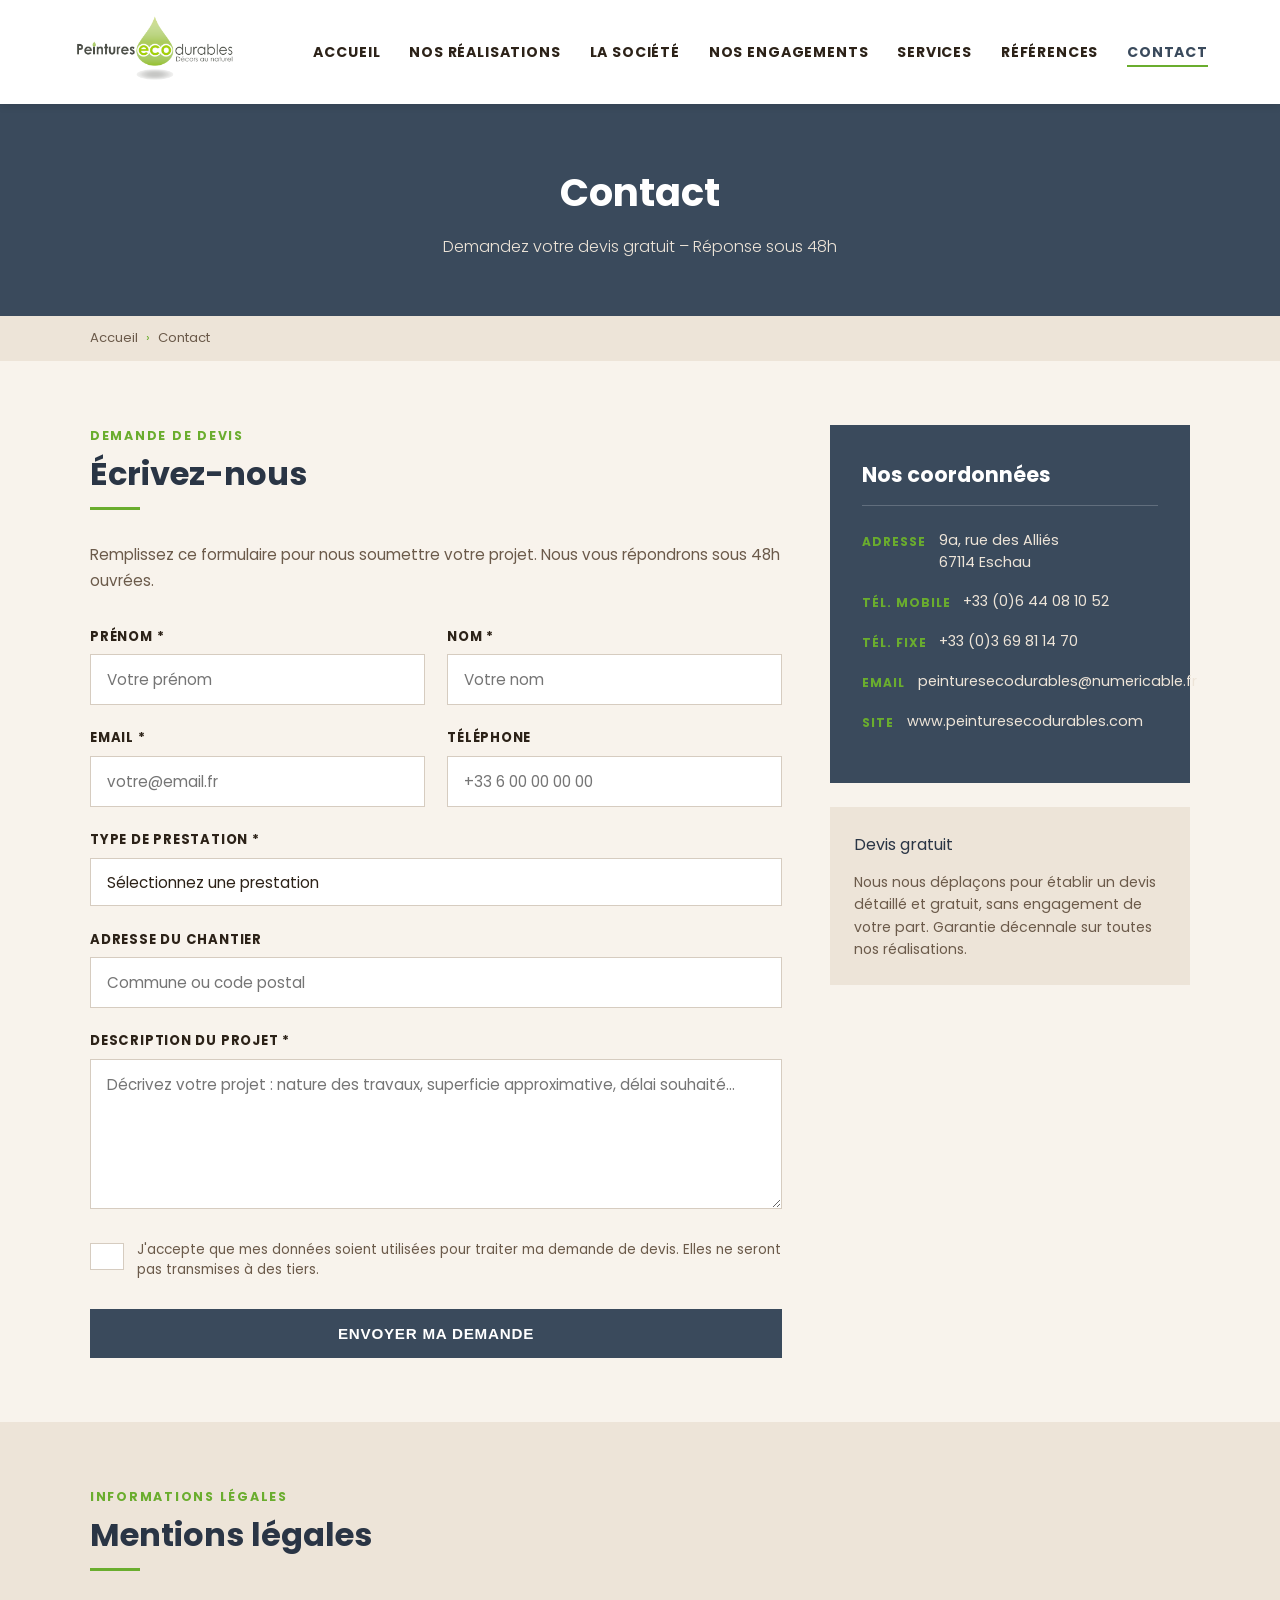
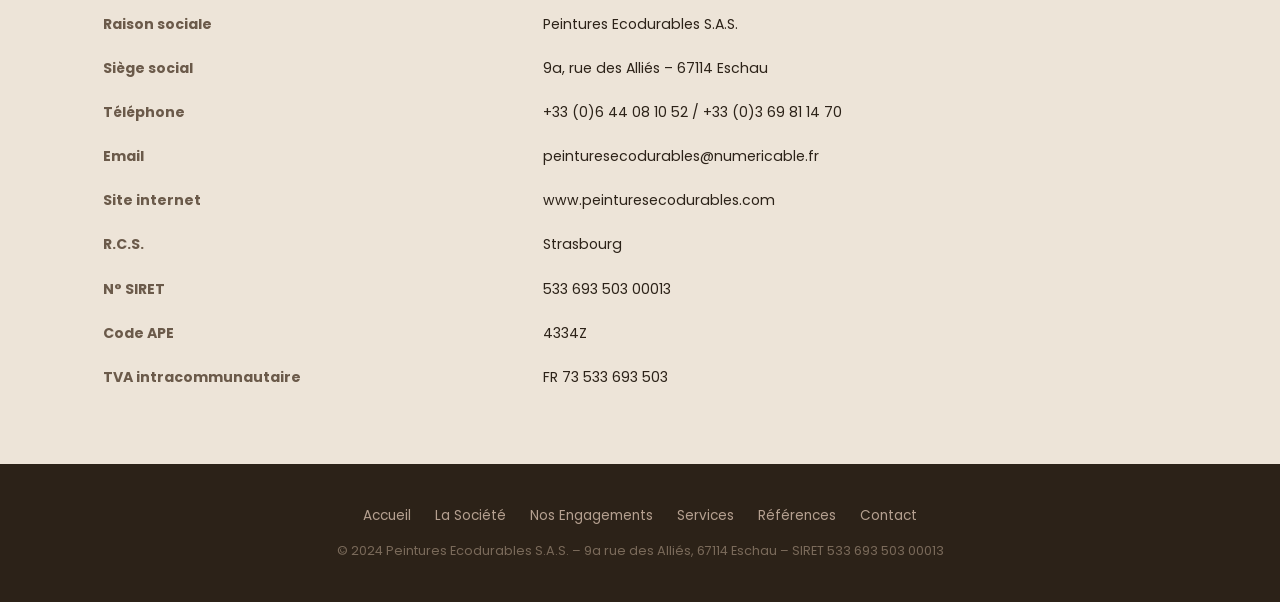
<file: contact.html>
<!DOCTYPE html>
<html lang="fr">
<head>
  <meta charset="UTF-8" />
  <meta name="viewport" content="width=device-width, initial-scale=1.0" />
  <title>Contact – Peintures Ecodurables</title>
  <meta name="description" content="Contactez Peintures Ecodurables pour un devis gratuit. Artisan peintre à Eschau (67), spécialisé en techniques naturelles et restauration de monuments historiques." />
  <link rel="stylesheet" href="style.css" />
</head>
<body>

  <header>
    <div class="header-inner">
      <a class="logo" href="index.html">
        <img src="images/1.%20Accueil/1_Logo%20PED.png" alt="Peintures Ecodurables" />
      </a>
      <button class="menu-toggle" aria-label="Menu" onclick="toggleMenu()">
        <span></span><span></span><span></span>
      </button>
      <nav id="main-nav">
        <ul>
          <li><a href="index.html">Accueil</a></li>
          <li><a href="realisations.html">Nos Réalisations</a></li>
          <li><a href="la-societe.html">La Société</a></li>
          <li><a href="nos-engagements.html">Nos Engagements</a></li>
          <li><a href="services.html">Services</a></li>
          <li><a href="references.html">Références</a></li>
          <li><a href="contact.html" class="active">Contact</a></li>
        </ul>
      </nav>
    </div>
  </header>

  <div class="page-header">
    <h1>Contact</h1>
    <p>Demandez votre devis gratuit – Réponse sous 48h</p>
  </div>

  <div class="breadcrumb">
    <div class="container">
      <a href="index.html">Accueil</a>
      <span class="sep">›</span>
      <span>Contact</span>
    </div>
  </div>

  <!-- FORMULAIRE + COORDONNÉES -->
  <section>
    <div class="container">
      <div class="contact-layout">

        <!-- FORMULAIRE -->
        <div>
          <p class="section-tag">Demande de devis</p>
          <h2 class="section-title">Écrivez-nous</h2>
          <div class="divider"></div>
          <p style="color: var(--color-text-light); margin-bottom: 2rem; font-size: 0.95rem;">
            Remplissez ce formulaire pour nous soumettre votre projet. Nous vous répondrons sous 48h ouvrées.
          </p>

          <!--
            FORMSPREE : Pour activer l'envoi de mails, créez un compte gratuit sur https://formspree.io
            puis remplacez "YOUR_FORM_ID" par l'identifiant de votre formulaire.
            L'email de réception est configuré dans votre dashboard Formspree.
          -->
          <form action="https://formspree.io/f/YOUR_FORM_ID" method="POST" id="contact-form">
            <input type="hidden" name="_replyto" value="arthureschlimann30@gmail.com" />
            <input type="hidden" name="_subject" value="Nouvelle demande de contact – Peintures Ecodurables" />
            <input type="text" name="_gotcha" style="display:none" tabindex="-1" autocomplete="off" />

            <div class="form-row">
              <div class="form-group">
                <label for="prenom">Prénom *</label>
                <input type="text" id="prenom" name="prenom" required placeholder="Votre prénom" />
              </div>
              <div class="form-group">
                <label for="nom">Nom *</label>
                <input type="text" id="nom" name="nom" required placeholder="Votre nom" />
              </div>
            </div>

            <div class="form-row">
              <div class="form-group">
                <label for="email">Email *</label>
                <input type="email" id="email" name="email" required placeholder="votre@email.fr" />
              </div>
              <div class="form-group">
                <label for="telephone">Téléphone</label>
                <input type="tel" id="telephone" name="telephone" placeholder="+33 6 00 00 00 00" />
              </div>
            </div>

            <div class="form-group">
              <label for="sujet">Type de prestation *</label>
              <select id="sujet" name="sujet" required>
                <option value="" disabled selected>Sélectionnez une prestation</option>
                <option value="interieur">Peinture intérieure</option>
                <option value="decoration">Décoration (tadelakt, stucs, dorures…)</option>
                <option value="exterieur">Travaux extérieurs / Ravalement</option>
                <option value="restauration">Restauration de monument historique</option>
                <option value="autre">Autre / Non défini</option>
              </select>
            </div>

            <div class="form-group">
              <label for="adresse">Adresse du chantier</label>
              <input type="text" id="adresse" name="adresse" placeholder="Commune ou code postal" />
            </div>

            <div class="form-group">
              <label for="message">Description du projet *</label>
              <textarea id="message" name="message" required placeholder="Décrivez votre projet : nature des travaux, superficie approximative, délai souhaité…"></textarea>
            </div>

            <div class="form-group" style="display: flex; align-items: flex-start; gap: 0.8rem;">
              <input type="checkbox" id="rgpd" name="rgpd" required style="width: auto; margin-top: 3px;" />
              <label for="rgpd" style="text-transform: none; letter-spacing: 0; font-weight: 400; font-size: 0.85rem; color: var(--color-text-light); line-height: 1.5;">
                J'accepte que mes données soient utilisées pour traiter ma demande de devis.
                Elles ne seront pas transmises à des tiers.
              </label>
            </div>

            <button type="submit" class="btn btn-primary" style="width: 100%; padding: 1rem; font-size: 0.95rem;">
              Envoyer ma demande
            </button>

            <div id="form-success" style="display:none; margin-top: 1rem; padding: 1rem; background-color: #e8f5e9; border-left: 4px solid var(--color-primary); color: var(--color-primary-dark); font-size: 0.95rem;">
              ✓ Votre message a bien été envoyé. Nous vous répondrons sous 48h.
            </div>
          </form>
        </div>

        <!-- COORDONNÉES -->
        <div>
          <div class="contact-info-box">
            <h3>Nos coordonnées</h3>

            <div class="info-item">
              <span class="info-label">Adresse</span>
              <span class="info-value">9a, rue des Alliés<br />67114 Eschau</span>
            </div>

            <div class="info-item">
              <span class="info-label">Tél. mobile</span>
              <span class="info-value"><a href="tel:+33644081052">+33 (0)6 44 08 10 52</a></span>
            </div>

            <div class="info-item">
              <span class="info-label">Tél. fixe</span>
              <span class="info-value"><a href="tel:+33369811470">+33 (0)3 69 81 14 70</a></span>
            </div>

            <div class="info-item">
              <span class="info-label">Email</span>
              <span class="info-value"><a href="mailto:peinturesecodurables@numericable.fr">peinturesecodurables@numericable.fr</a></span>
            </div>

            <div class="info-item">
              <span class="info-label">Site</span>
              <span class="info-value"><a href="http://www.peinturesecodurables.com" target="_blank" rel="noopener">www.peinturesecodurables.com</a></span>
            </div>
          </div>

          <div style="margin-top: 1.5rem; background-color: var(--color-bg-dark); padding: 1.5rem;">
            <p style="font-family: var(--font-heading); font-size: 1rem; color: var(--color-primary-dark); margin-bottom: 0.8rem;">
              Devis gratuit
            </p>
            <p style="font-size: 0.88rem; color: var(--color-text-light); line-height: 1.6;">
              Nous nous déplaçons pour établir un devis détaillé et gratuit,
              sans engagement de votre part. Garantie décennale sur toutes nos réalisations.
            </p>
          </div>
        </div>

      </div>
    </div>
  </section>

  <!-- MENTIONS LÉGALES -->
  <section class="bg-alt" id="mentions-legales">
    <div class="container">
      <p class="section-tag">Informations légales</p>
      <h2 class="section-title">Mentions légales</h2>
      <div class="divider"></div>
      <table class="legal-table">
        <tr>
          <td>Raison sociale</td>
          <td>Peintures Ecodurables S.A.S.</td>
        </tr>
        <tr>
          <td>Siège social</td>
          <td>9a, rue des Alliés – 67114 Eschau</td>
        </tr>
        <tr>
          <td>Téléphone</td>
          <td>+33 (0)6 44 08 10 52 / +33 (0)3 69 81 14 70</td>
        </tr>
        <tr>
          <td>Email</td>
          <td>peinturesecodurables@numericable.fr</td>
        </tr>
        <tr>
          <td>Site internet</td>
          <td>www.peinturesecodurables.com</td>
        </tr>
        <tr>
          <td>R.C.S.</td>
          <td>Strasbourg</td>
        </tr>
        <tr>
          <td>N° SIRET</td>
          <td>533 693 503 00013</td>
        </tr>
        <tr>
          <td>Code APE</td>
          <td>4334Z</td>
        </tr>
        <tr>
          <td>TVA intracommunautaire</td>
          <td>FR 73 533 693 503</td>
        </tr>
      </table>
    </div>
  </section>

  <footer>
    <div class="footer-inner">
      <div class="footer-links">
        <a href="index.html">Accueil</a>
        <a href="la-societe.html">La Société</a>
        <a href="nos-engagements.html">Nos Engagements</a>
        <a href="services.html">Services</a>
        <a href="references.html">Références</a>
        <a href="contact.html">Contact</a>
      </div>
      <p class="footer-copy">© 2024 Peintures Ecodurables S.A.S. – 9a rue des Alliés, 67114 Eschau – SIRET 533 693 503 00013</p>
    </div>
  </footer>

  <script>
    function toggleMenu() {
      document.getElementById('main-nav').classList.toggle('open');
    }
  </script>
</body>
</html>
</file>
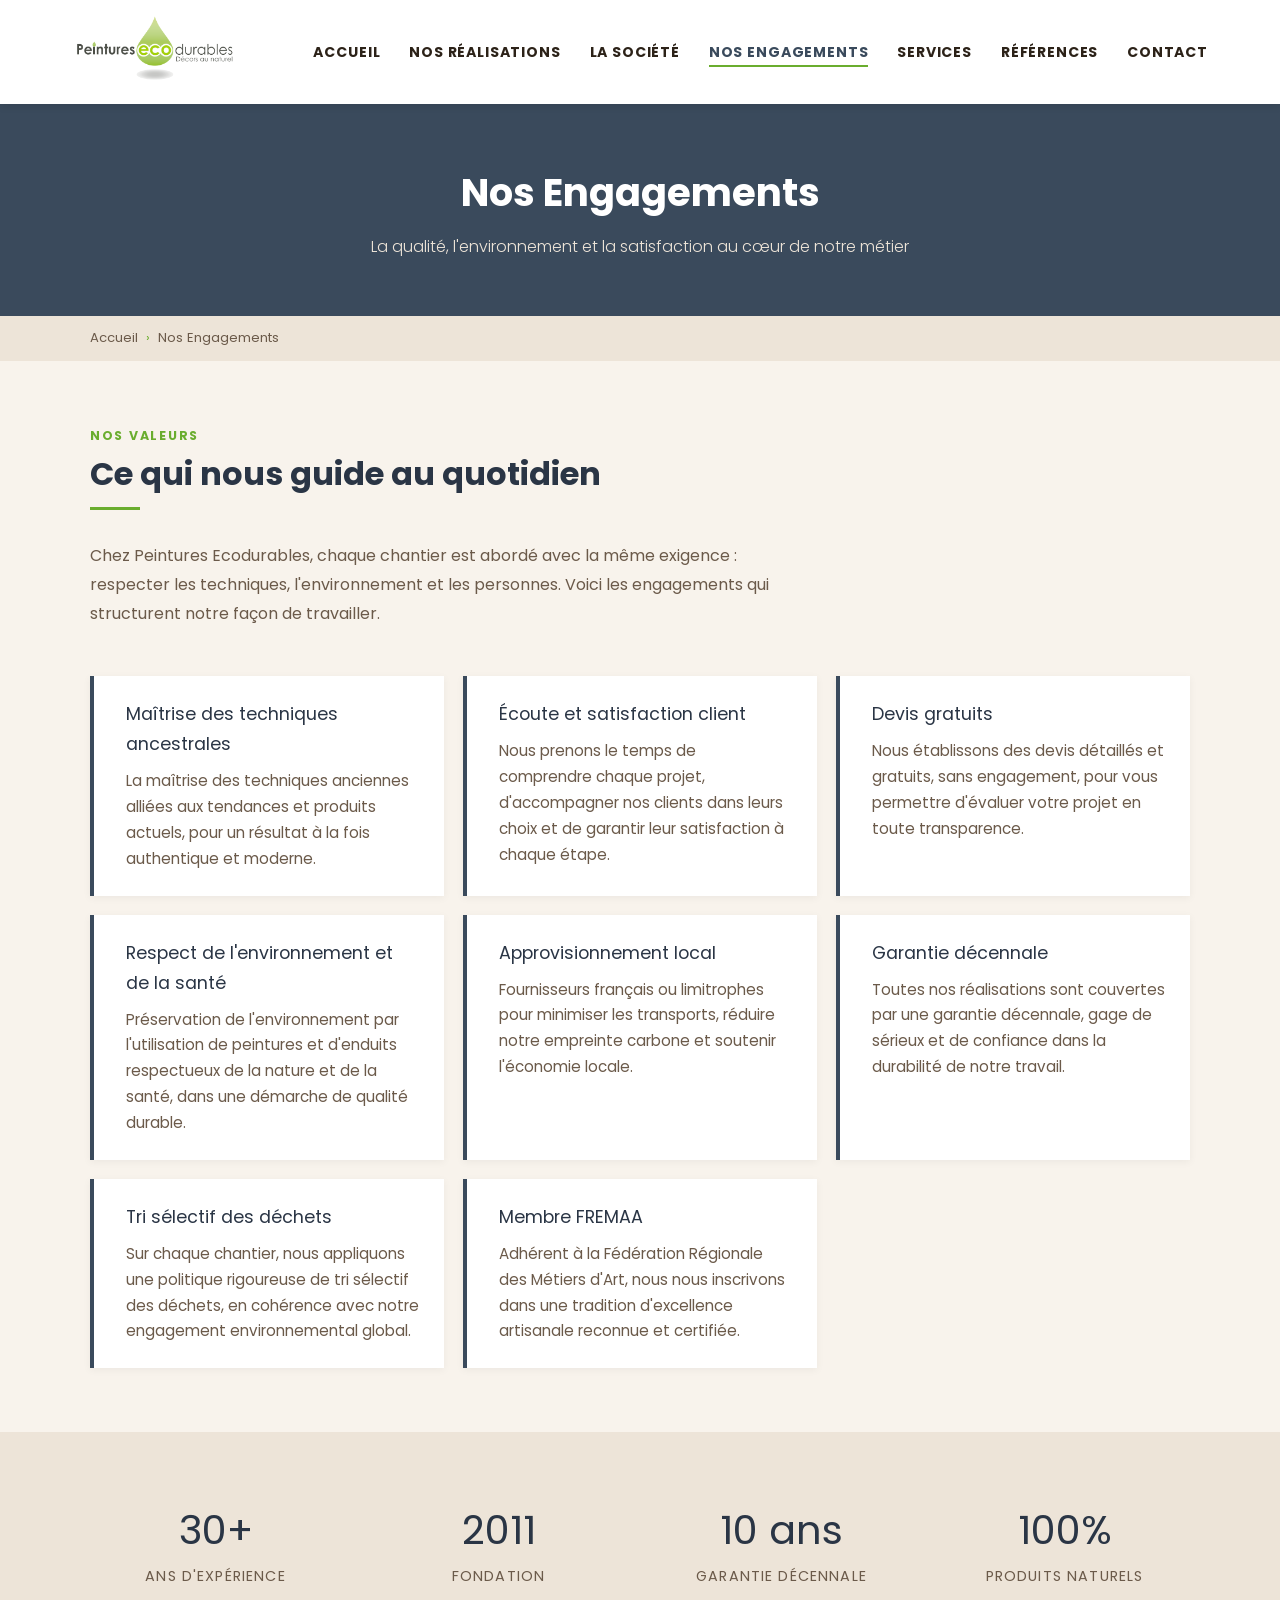
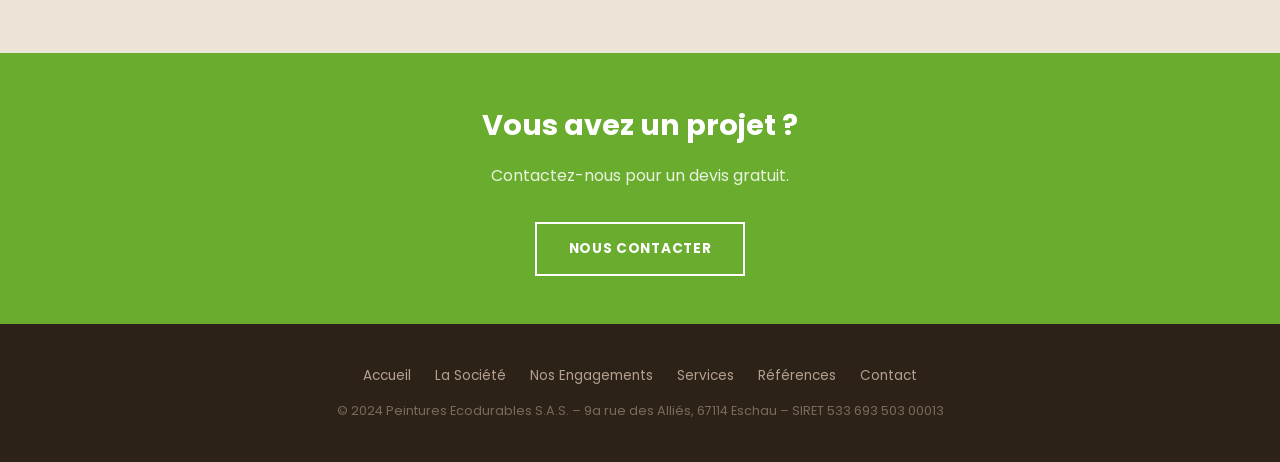
<file: nos-engagements.html>
<!DOCTYPE html>
<html lang="fr">
<head>
  <meta charset="UTF-8" />
  <meta name="viewport" content="width=device-width, initial-scale=1.0" />
  <title>Nos Engagements – Peintures Ecodurables</title>
  <meta name="description" content="Découvrez les engagements de Peintures Ecodurables : qualité, environnement, garantie décennale, devis gratuits, fournisseurs français." />
  <link rel="stylesheet" href="style.css" />
</head>
<body>

  <header>
    <div class="header-inner">
      <a class="logo" href="index.html">
        <img src="images/1.%20Accueil/1_Logo%20PED.png" alt="Peintures Ecodurables" />
      </a>
      <button class="menu-toggle" aria-label="Menu" onclick="toggleMenu()">
        <span></span><span></span><span></span>
      </button>
      <nav id="main-nav">
        <ul>
          <li><a href="index.html">Accueil</a></li>
          <li><a href="realisations.html">Nos Réalisations</a></li>
          <li><a href="la-societe.html">La Société</a></li>
          <li><a href="nos-engagements.html" class="active">Nos Engagements</a></li>
          <li><a href="services.html">Services</a></li>
          <li><a href="references.html">Références</a></li>
          <li><a href="contact.html">Contact</a></li>
        </ul>
      </nav>
    </div>
  </header>

  <div class="page-header">
    <h1>Nos Engagements</h1>
    <p>La qualité, l'environnement et la satisfaction au cœur de notre métier</p>
  </div>

  <div class="breadcrumb">
    <div class="container">
      <a href="index.html">Accueil</a>
      <span class="sep">›</span>
      <span>Nos Engagements</span>
    </div>
  </div>

  <section>
    <div class="container">
      <p class="section-tag">Nos valeurs</p>
      <h2 class="section-title">Ce qui nous guide au quotidien</h2>
      <div class="divider"></div>
      <p style="color: var(--color-text-light); max-width: 700px; margin-bottom: 3rem; line-height: 1.8;">
        Chez Peintures Ecodurables, chaque chantier est abordé avec la même exigence : respecter les techniques,
        l'environnement et les personnes. Voici les engagements qui structurent notre façon de travailler.
      </p>

      <div class="engagements-grid">

        <div class="engagement-item">
          <p style="font-family: var(--font-heading); font-size: 1.1rem; color: var(--color-primary-dark); margin-bottom: 0.5rem;">
            Maîtrise des techniques ancestrales
          </p>
          <p>La maîtrise des techniques anciennes alliées aux tendances et produits actuels, pour un résultat à la fois authentique et moderne.</p>
        </div>

        <div class="engagement-item">
          <p style="font-family: var(--font-heading); font-size: 1.1rem; color: var(--color-primary-dark); margin-bottom: 0.5rem;">
            Écoute et satisfaction client
          </p>
          <p>Nous prenons le temps de comprendre chaque projet, d'accompagner nos clients dans leurs choix et de garantir leur satisfaction à chaque étape.</p>
        </div>

        <div class="engagement-item">
          <p style="font-family: var(--font-heading); font-size: 1.1rem; color: var(--color-primary-dark); margin-bottom: 0.5rem;">
            Devis gratuits
          </p>
          <p>Nous établissons des devis détaillés et gratuits, sans engagement, pour vous permettre d'évaluer votre projet en toute transparence.</p>
        </div>

        <div class="engagement-item">
          <p style="font-family: var(--font-heading); font-size: 1.1rem; color: var(--color-primary-dark); margin-bottom: 0.5rem;">
            Respect de l'environnement et de la santé
          </p>
          <p>Préservation de l'environnement par l'utilisation de peintures et d'enduits respectueux de la nature et de la santé, dans une démarche de qualité durable.</p>
        </div>

        <div class="engagement-item">
          <p style="font-family: var(--font-heading); font-size: 1.1rem; color: var(--color-primary-dark); margin-bottom: 0.5rem;">
            Approvisionnement local
          </p>
          <p>Fournisseurs français ou limitrophes pour minimiser les transports, réduire notre empreinte carbone et soutenir l'économie locale.</p>
        </div>

        <div class="engagement-item">
          <p style="font-family: var(--font-heading); font-size: 1.1rem; color: var(--color-primary-dark); margin-bottom: 0.5rem;">
            Garantie décennale
          </p>
          <p>Toutes nos réalisations sont couvertes par une garantie décennale, gage de sérieux et de confiance dans la durabilité de notre travail.</p>
        </div>

        <div class="engagement-item">
          <p style="font-family: var(--font-heading); font-size: 1.1rem; color: var(--color-primary-dark); margin-bottom: 0.5rem;">
            Tri sélectif des déchets
          </p>
          <p>Sur chaque chantier, nous appliquons une politique rigoureuse de tri sélectif des déchets, en cohérence avec notre engagement environnemental global.</p>
        </div>

        <div class="engagement-item">
          <p style="font-family: var(--font-heading); font-size: 1.1rem; color: var(--color-primary-dark); margin-bottom: 0.5rem;">
            Membre FREMAA
          </p>
          <p>Adhérent à la Fédération Régionale des Métiers d'Art, nous nous inscrivons dans une tradition d'excellence artisanale reconnue et certifiée.</p>
        </div>

      </div>
    </div>
  </section>

  <!-- BANNIÈRE GARANTIE -->
  <section class="bg-alt">
    <div class="container" style="display: grid; grid-template-columns: repeat(auto-fit, minmax(200px, 1fr)); gap: 2rem; text-align: center;">
      <div>
        <div style="font-family: var(--font-heading); font-size: 2.5rem; color: var(--color-primary-dark);">30+</div>
        <div style="color: var(--color-text-light); font-size: 0.9rem; text-transform: uppercase; letter-spacing: 0.08em;">Ans d'expérience</div>
      </div>
      <div>
        <div style="font-family: var(--font-heading); font-size: 2.5rem; color: var(--color-primary-dark);">2011</div>
        <div style="color: var(--color-text-light); font-size: 0.9rem; text-transform: uppercase; letter-spacing: 0.08em;">Fondation</div>
      </div>
      <div>
        <div style="font-family: var(--font-heading); font-size: 2.5rem; color: var(--color-primary-dark);">10 ans</div>
        <div style="color: var(--color-text-light); font-size: 0.9rem; text-transform: uppercase; letter-spacing: 0.08em;">Garantie décennale</div>
      </div>
      <div>
        <div style="font-family: var(--font-heading); font-size: 2.5rem; color: var(--color-primary-dark);">100%</div>
        <div style="color: var(--color-text-light); font-size: 0.9rem; text-transform: uppercase; letter-spacing: 0.08em;">Produits naturels</div>
      </div>
    </div>
  </section>

  <!-- CTA -->
  <section style="background-color: var(--color-secondary); padding: 3rem 2rem; text-align: center;">
    <h2 style="font-family: var(--font-heading); font-size: 1.8rem; color: var(--color-white); margin-bottom: 0.8rem;">
      Vous avez un projet ?
    </h2>
    <p style="color: rgba(255,255,255,0.85); margin-bottom: 2rem;">
      Contactez-nous pour un devis gratuit.
    </p>
    <a href="contact.html" class="btn btn-outline">Nous contacter</a>
  </section>

  <footer>
    <div class="footer-inner">
      <div class="footer-links">
        <a href="index.html">Accueil</a>
        <a href="la-societe.html">La Société</a>
        <a href="nos-engagements.html">Nos Engagements</a>
        <a href="services.html">Services</a>
        <a href="references.html">Références</a>
        <a href="contact.html">Contact</a>
      </div>
      <p class="footer-copy">© 2024 Peintures Ecodurables S.A.S. – 9a rue des Alliés, 67114 Eschau – SIRET 533 693 503 00013</p>
    </div>
  </footer>

  <script>
    function toggleMenu() {
      document.getElementById('main-nav').classList.toggle('open');
    }
  </script>
</body>
</html>
</file>
<file: style.css>
@import url('https://fonts.googleapis.com/css2?family=Poppins:wght@300;400;500;600;700&display=swap');

:root {
  --color-primary: #3a4a5c;
  --color-primary-dark: #2a3545;
  --color-accent-bg: #3a4a5c;
  --color-secondary: #6aad2e;
  --color-bg: #f8f3ec;
  --color-bg-dark: #ede4d8;
  --color-text: #2c2218;
  --color-text-light: #6b5a4a;
  --color-white: #ffffff;
  --font-heading: 'Poppins', sans-serif;
  --font-body: 'Poppins', sans-serif;
}

* { margin: 0; padding: 0; box-sizing: border-box; }

body {
  font-family: var(--font-body);
  background-color: var(--color-bg);
  color: var(--color-text);
  line-height: 1.7;
}

/* ── HEADER ── */
header {
  background-color: var(--color-white);
  box-shadow: 0 2px 8px rgba(0,0,0,0.1);
  position: sticky;
  top: 0;
  z-index: 100;
}

.header-inner {
  max-width: 1200px;
  margin: 0 auto;
  padding: 0.8rem 2rem;
  display: flex;
  align-items: center;
  justify-content: space-between;
}

.logo img { height: 70px; width: auto; }

nav ul { list-style: none; display: flex; gap: 1.8rem; }

nav a {
  text-decoration: none;
  color: var(--color-text);
  font-size: 0.88rem;
  letter-spacing: 0.06em;
  text-transform: uppercase;
  font-weight: 700;
  transition: color 0.3s;
  padding-bottom: 3px;
}

nav a:hover { color: var(--color-secondary); }
nav a.active {
  color: var(--color-primary);
  border-bottom: 2px solid var(--color-secondary);
}

/* Hamburger */
.menu-toggle {
  display: none;
  flex-direction: column;
  gap: 5px;
  cursor: pointer;
  background: none;
  border: none;
  padding: 4px;
}

.menu-toggle span {
  display: block;
  width: 26px;
  height: 2px;
  background-color: var(--color-text);
  transition: all 0.3s;
}

/* ── HERO ── */
.hero {
  background-color: var(--color-accent-bg);
  color: var(--color-white);
  padding: 5rem 2rem;
  text-align: center;
}

.hero-badge {
  display: inline-block;
  background-color: var(--color-secondary);
  color: var(--color-white);
  font-size: 0.78rem;
  letter-spacing: 0.12em;
  text-transform: uppercase;
  padding: 0.4rem 1.2rem;
  margin-bottom: 1.5rem;
}

.hero h1 {
  font-family: var(--font-heading);
  font-size: 3rem;
  color: var(--color-white);
  margin-bottom: 1rem;
  line-height: 1.2;
}

.hero p {
  font-size: 1.1rem;
  color: var(--color-bg-dark);
  max-width: 580px;
  margin: 0 auto 2rem;
  font-weight: 300;
}

.hero-buttons { display: flex; gap: 1rem; justify-content: center; flex-wrap: wrap; }

/* ── BUTTONS ── */
.btn {
  display: inline-block;
  padding: 0.85rem 2rem;
  background-color: var(--color-secondary);
  color: var(--color-white);
  text-decoration: none;
  font-weight: 700;
  letter-spacing: 0.05em;
  text-transform: uppercase;
  font-size: 0.85rem;
  transition: background-color 0.3s, transform 0.2s;
  border: none;
  cursor: pointer;
}

.btn:hover { background-color: #559924; transform: translateY(-1px); }

.btn-outline {
  background-color: transparent;
  border: 2px solid var(--color-white);
  color: var(--color-white);
}

.btn-outline:hover {
  background-color: var(--color-white);
  color: var(--color-primary-dark);
}

.btn-primary {
  background-color: var(--color-primary);
}
.btn-primary:hover { background-color: var(--color-primary-dark); }

/* ── LAYOUT ── */
section { padding: 4rem 2rem; }

.container { max-width: 1100px; margin: 0 auto; }

.section-tag {
  color: var(--color-secondary);
  font-size: 0.78rem;
  text-transform: uppercase;
  letter-spacing: 0.14em;
  font-weight: 700;
  margin-bottom: 0.5rem;
}

.section-title {
  font-family: var(--font-heading);
  font-size: 2rem;
  color: var(--color-primary-dark);
  margin-bottom: 0.6rem;
  line-height: 1.25;
}

.divider {
  width: 50px;
  height: 3px;
  background-color: var(--color-secondary);
  margin: 0.8rem 0 2rem;
}

.divider.center { margin: 0.8rem auto 2rem; }

.bg-alt { background-color: var(--color-bg-dark); }

/* ── CARDS ── */
.cards {
  display: grid;
  grid-template-columns: repeat(auto-fit, minmax(280px, 1fr));
  gap: 1.5rem;
}

.card {
  background-color: var(--color-white);
  padding: 2rem;
  border-top: 4px solid var(--color-secondary);
  box-shadow: 0 2px 12px rgba(0,0,0,0.06);
  transition: transform 0.2s, box-shadow 0.2s;
}

.card:hover { transform: translateY(-3px); box-shadow: 0 6px 20px rgba(0,0,0,0.1); }

.card-icon {
  font-size: 2rem;
  margin-bottom: 1rem;
  text-align: center;
}

.card h3 {
  font-family: var(--font-heading);
  font-size: 1.35rem;
  color: var(--color-primary-dark);
  margin-bottom: 0.8rem;
  text-align: center;
}

.card p { color: var(--color-text-light); font-size: 0.95rem; }

.card a.card-link {
  display: inline-block;
  margin-top: 1rem;
  color: var(--color-primary);
  font-weight: 700;
  font-size: 0.85rem;
  text-decoration: none;
  letter-spacing: 0.05em;
  text-transform: uppercase;
}

.card a.card-link:hover { color: var(--color-secondary); }

/* ── STYLED LIST ── */
.styled-list { list-style: none; padding: 0; }

.styled-list li {
  padding: 0.55rem 0 0.55rem 1.6rem;
  position: relative;
  color: var(--color-text-light);
  border-bottom: 1px solid var(--color-bg-dark);
  font-size: 0.95rem;
}

.styled-list li:last-child { border-bottom: none; }

.styled-list li::before {
  content: '◆';
  color: var(--color-secondary);
  position: absolute;
  left: 0;
  font-size: 0.55rem;
  top: 0.95rem;
}

/* ── ENGAGEMENTS ── */
.engagements-grid {
  display: grid;
  grid-template-columns: repeat(auto-fit, minmax(300px, 1fr));
  gap: 1.2rem;
}

.engagement-item {
  background-color: var(--color-white);
  padding: 1.5rem 1.5rem 1.5rem 2rem;
  border-left: 4px solid var(--color-primary);
  box-shadow: 0 2px 8px rgba(0,0,0,0.05);
}

.engagement-item p { color: var(--color-text-light); font-size: 0.95rem; }

/* ── SERVICES ── */
.service-section {
  padding: 3rem 0;
  border-bottom: 1px solid var(--color-bg-dark);
}

.service-section:last-child { border-bottom: none; }

.service-layout {
  display: grid;
  grid-template-columns: 1fr 1fr;
  gap: 3rem;
  align-items: start;
}

.service-layout.reverse { direction: rtl; }
.service-layout.reverse > * { direction: ltr; }

.service-section h2 {
  font-family: var(--font-heading);
  font-size: 1.8rem;
  color: var(--color-primary-dark);
  margin-bottom: 0.5rem;
}

.photo-placeholder {
  background-color: var(--color-bg-dark);
  border: 2px dashed #b5a090;
  height: 220px;
  display: flex;
  flex-direction: column;
  align-items: center;
  justify-content: center;
  color: var(--color-text-light);
  font-size: 0.85rem;
  gap: 0.5rem;
}

.photo-placeholder span { font-size: 2rem; opacity: 0.5; }

/* ── REFERENCES ── */
.cert-container {
  text-align: center;
  padding: 2.5rem;
  background-color: var(--color-white);
  box-shadow: 0 4px 24px rgba(0,0,0,0.1);
  max-width: 740px;
  margin: 0 auto;
}

.cert-container img { max-width: 100%; height: auto; }

.cert-caption {
  margin-top: 1.2rem;
  font-size: 0.9rem;
  color: var(--color-text-light);
  font-style: italic;
}

/* ── CONTACT ── */
.contact-layout {
  display: grid;
  grid-template-columns: 1fr 360px;
  gap: 3rem;
  align-items: start;
}

.form-group { margin-bottom: 1.4rem; }

label {
  display: block;
  font-weight: 700;
  margin-bottom: 0.4rem;
  color: var(--color-text);
  font-size: 0.82rem;
  text-transform: uppercase;
  letter-spacing: 0.06em;
}

input, textarea, select {
  width: 100%;
  padding: 0.8rem 1rem;
  border: 1px solid #d6ccc0;
  background-color: var(--color-white);
  font-family: var(--font-body);
  font-size: 0.95rem;
  color: var(--color-text);
  transition: border-color 0.3s;
  border-radius: 0;
  appearance: none;
}

input:focus, textarea:focus, select:focus {
  outline: none;
  border-color: var(--color-primary);
}

textarea { min-height: 150px; resize: vertical; }

.form-row {
  display: grid;
  grid-template-columns: 1fr 1fr;
  gap: 1.4rem;
}

.contact-info-box {
  background-color: var(--color-accent-bg);
  color: var(--color-white);
  padding: 2rem;
}

.contact-info-box h3 {
  font-family: var(--font-heading);
  font-size: 1.3rem;
  color: var(--color-white);
  margin-bottom: 1.5rem;
  padding-bottom: 0.8rem;
  border-bottom: 1px solid rgba(255,255,255,0.2);
}

.contact-info-box .info-item {
  display: flex;
  gap: 0.8rem;
  margin-bottom: 1.1rem;
  align-items: flex-start;
}

.contact-info-box .info-label {
  font-size: 0.75rem;
  text-transform: uppercase;
  letter-spacing: 0.08em;
  color: var(--color-secondary);
  font-weight: 700;
  white-space: nowrap;
  padding-top: 2px;
}

.contact-info-box .info-value {
  font-size: 0.9rem;
  color: var(--color-bg-dark);
  line-height: 1.5;
}

.contact-info-box a { color: var(--color-bg-dark); text-decoration: none; }
.contact-info-box a:hover { color: var(--color-secondary); }

/* Legal */
.legal-table { width: 100%; border-collapse: collapse; }

.legal-table td {
  padding: 0.6rem 0.8rem;
  border-bottom: 1px solid var(--color-bg-dark);
  font-size: 0.88rem;
  vertical-align: top;
}

.legal-table td:first-child {
  font-weight: 700;
  color: var(--color-text-light);
  width: 40%;
  white-space: nowrap;
}

/* ── PAGE HEADER ── */
.page-header {
  background-color: var(--color-accent-bg);
  color: var(--color-white);
  padding: 3.5rem 2rem;
  text-align: center;
}

.page-header h1 {
  font-family: var(--font-heading);
  font-size: 2.4rem;
  color: var(--color-white);
}

.page-header p {
  color: var(--color-bg-dark);
  margin-top: 0.5rem;
  font-size: 1rem;
  font-weight: 300;
}

/* ── BREADCRUMB ── */
.breadcrumb {
  background-color: var(--color-bg-dark);
  padding: 0.7rem 2rem;
  font-size: 0.82rem;
  color: var(--color-text-light);
}

.breadcrumb .container { display: flex; gap: 0.5rem; align-items: center; }
.breadcrumb a { color: var(--color-text-light); text-decoration: none; }
.breadcrumb a:hover { color: var(--color-primary); }
.breadcrumb .sep { color: var(--color-secondary); }

/* ── FOOTER ── */
footer {
  background-color: var(--color-text);
  color: #b5a090;
  padding: 2.5rem 2rem;
  font-size: 0.85rem;
}

.footer-inner {
  max-width: 1100px;
  margin: 0 auto;
  display: flex;
  flex-direction: column;
  align-items: center;
  gap: 0.8rem;
  text-align: center;
}

.footer-links { display: flex; gap: 1.5rem; flex-wrap: wrap; justify-content: center; }
.footer-links a { color: #b5a090; text-decoration: none; }
.footer-links a:hover { color: var(--color-secondary); }

.footer-copy { color: #7a6a5a; font-size: 0.8rem; }

/* ── RESPONSIVE ── */
@media (max-width: 900px) {
  .service-layout { grid-template-columns: 1fr; }
  .service-layout.reverse { direction: ltr; }
  .contact-layout { grid-template-columns: 1fr; }
}

@media (max-width: 768px) {
  .menu-toggle { display: flex; }

  nav {
    display: none;
    position: absolute;
    top: 100%;
    left: 0;
    right: 0;
    background-color: var(--color-white);
    box-shadow: 0 4px 12px rgba(0,0,0,0.1);
    padding: 1rem 0;
  }

  nav.open { display: block; }

  nav ul {
    flex-direction: column;
    gap: 0;
    padding: 0 2rem;
  }

  nav ul li a {
    display: block;
    padding: 0.8rem 0;
    border-bottom: 1px solid var(--color-bg-dark);
  }

  .hero h1 { font-size: 2.1rem; }

  .form-row { grid-template-columns: 1fr; }

  .header-inner { position: relative; }
}

/* ── FILTER BAR ── */
.filter-bar {
  display: flex;
  flex-wrap: wrap;
  gap: 0.6rem;
  margin-bottom: 0.5rem;
}

.filter-btn {
  padding: 0.5rem 1.1rem;
  font-family: var(--font-body);
  font-size: 0.82rem;
  font-weight: 600;
  letter-spacing: 0.04em;
  text-transform: uppercase;
  border: 2px solid var(--color-bg-dark);
  background: var(--color-white);
  color: var(--color-text-light);
  cursor: pointer;
  transition: all 0.2s;
}

.filter-btn:hover {
  border-color: var(--color-primary);
  color: var(--color-primary);
}

.filter-btn.active {
  background: var(--color-primary);
  border-color: var(--color-primary);
  color: var(--color-white);
}

/* ── PARTNER LOGOS ── */
.partners-strip {
  display: flex;
  flex-wrap: wrap;
  gap: 2rem;
  justify-content: center;
  align-items: center;
  margin-top: 2.5rem;
}

.partner-logo {
  height: 60px;
  width: auto;
  max-width: 130px;
  object-fit: contain;
  filter: grayscale(100%) opacity(0.55);
  transition: filter 0.3s;
}

.partner-logo:hover {
  filter: grayscale(0%) opacity(1);
}

/* ── BEFORE / AFTER ── */
.before-after {
  display: grid;
  grid-template-columns: 1fr 1fr;
  gap: 0.6rem;
}

.before-after__item { position: relative; overflow: hidden; }

.before-after__item img {
  width: 100%;
  height: 220px;
  object-fit: cover;
  display: block;
  cursor: pointer;
  transition: transform 0.4s;
}

.before-after__item:hover img { transform: scale(1.04); }

.before-after__label {
  position: absolute;
  bottom: 0.6rem;
  left: 0.6rem;
  background: rgba(0,0,0,0.55);
  color: #fff;
  font-size: 0.72rem;
  font-weight: 700;
  letter-spacing: 0.1em;
  text-transform: uppercase;
  padding: 0.25rem 0.6rem;
}

/* ── GALLERY GRID ── */
.gallery-category { margin-bottom: 3.5rem; }

.gallery-category h3 {
  font-family: var(--font-heading);
  font-size: 1.3rem;
  color: var(--color-primary-dark);
  margin-bottom: 0.4rem;
  padding-bottom: 0.6rem;
  border-bottom: 2px solid var(--color-secondary);
  display: inline-block;
}

.gallery-category .cat-sub {
  font-size: 0.82rem;
  color: var(--color-text-light);
  margin-bottom: 1.2rem;
}

.gallery-project { margin-bottom: 2rem; }

.gallery-project h4 {
  font-size: 0.85rem;
  font-weight: 600;
  color: var(--color-text-light);
  text-transform: uppercase;
  letter-spacing: 0.08em;
  margin-bottom: 0.8rem;
}

.gallery-grid {
  display: grid;
  grid-template-columns: repeat(auto-fill, minmax(200px, 240px));
  gap: 0.6rem;
  justify-content: start;
}

.gallery-grid .img-wrap {
  position: relative;
  overflow: hidden;
  background: var(--color-bg-dark);
}

.gallery-grid .img-wrap img {
  width: 100%;
  height: 170px;
  object-fit: cover;
  display: block;
  cursor: pointer;
  transition: transform 0.3s, opacity 0.3s;
}

.gallery-grid .img-wrap img:hover { transform: scale(1.04); opacity: 0.9; }

.gallery-grid .img-label {
  position: absolute;
  bottom: 0; left: 0; right: 0;
  background: rgba(42, 53, 69, 0.72);
  color: #fff;
  font-size: 0.68rem;
  font-weight: 600;
  letter-spacing: 0.07em;
  text-transform: uppercase;
  padding: 0.22rem 0.5rem;
  pointer-events: none;
}

/* fallback: plain img inside grid (no wrap) */
.gallery-grid > img {
  width: 100%;
  height: 170px;
  object-fit: cover;
  display: block;
  cursor: pointer;
  transition: transform 0.3s, opacity 0.3s;
}
.gallery-grid > img:hover { transform: scale(1.04); opacity: 0.9; }

/* ── LIGHTBOX ── */
.lightbox {
  display: none;
  position: fixed;
  inset: 0;
  background: rgba(0,0,0,0.92);
  z-index: 9999;
  justify-content: center;
  align-items: center;
  padding: 1rem;
}

.lightbox.open { display: flex; }

.lightbox__img {
  max-width: 90vw;
  max-height: 88vh;
  object-fit: contain;
  box-shadow: 0 8px 40px rgba(0,0,0,0.5);
}

.lightbox__close {
  position: absolute;
  top: 1rem;
  right: 1.5rem;
  color: #fff;
  font-size: 2rem;
  cursor: pointer;
  background: none;
  border: none;
  line-height: 1;
  opacity: 0.7;
  transition: opacity 0.2s;
}

.lightbox__close:hover { opacity: 1; }

.lightbox__nav {
  position: absolute;
  top: 50%;
  transform: translateY(-50%);
  color: #fff;
  font-size: 2.5rem;
  cursor: pointer;
  background: none;
  border: none;
  opacity: 0.6;
  transition: opacity 0.2s;
  padding: 0 1rem;
}

.lightbox__nav:hover { opacity: 1; }
.lightbox__prev { left: 0.5rem; }
.lightbox__next { right: 0.5rem; }

.lightbox__caption {
  position: absolute;
  bottom: 1rem;
  left: 50%;
  transform: translateX(-50%);
  color: rgba(255,255,255,0.7);
  font-size: 0.85rem;
  text-align: center;
}

@media (max-width: 600px) {
  .before-after { grid-template-columns: 1fr; }
  .partners-strip { gap: 1.2rem; }
  .partner-logo { height: 44px; }
}
</file>
